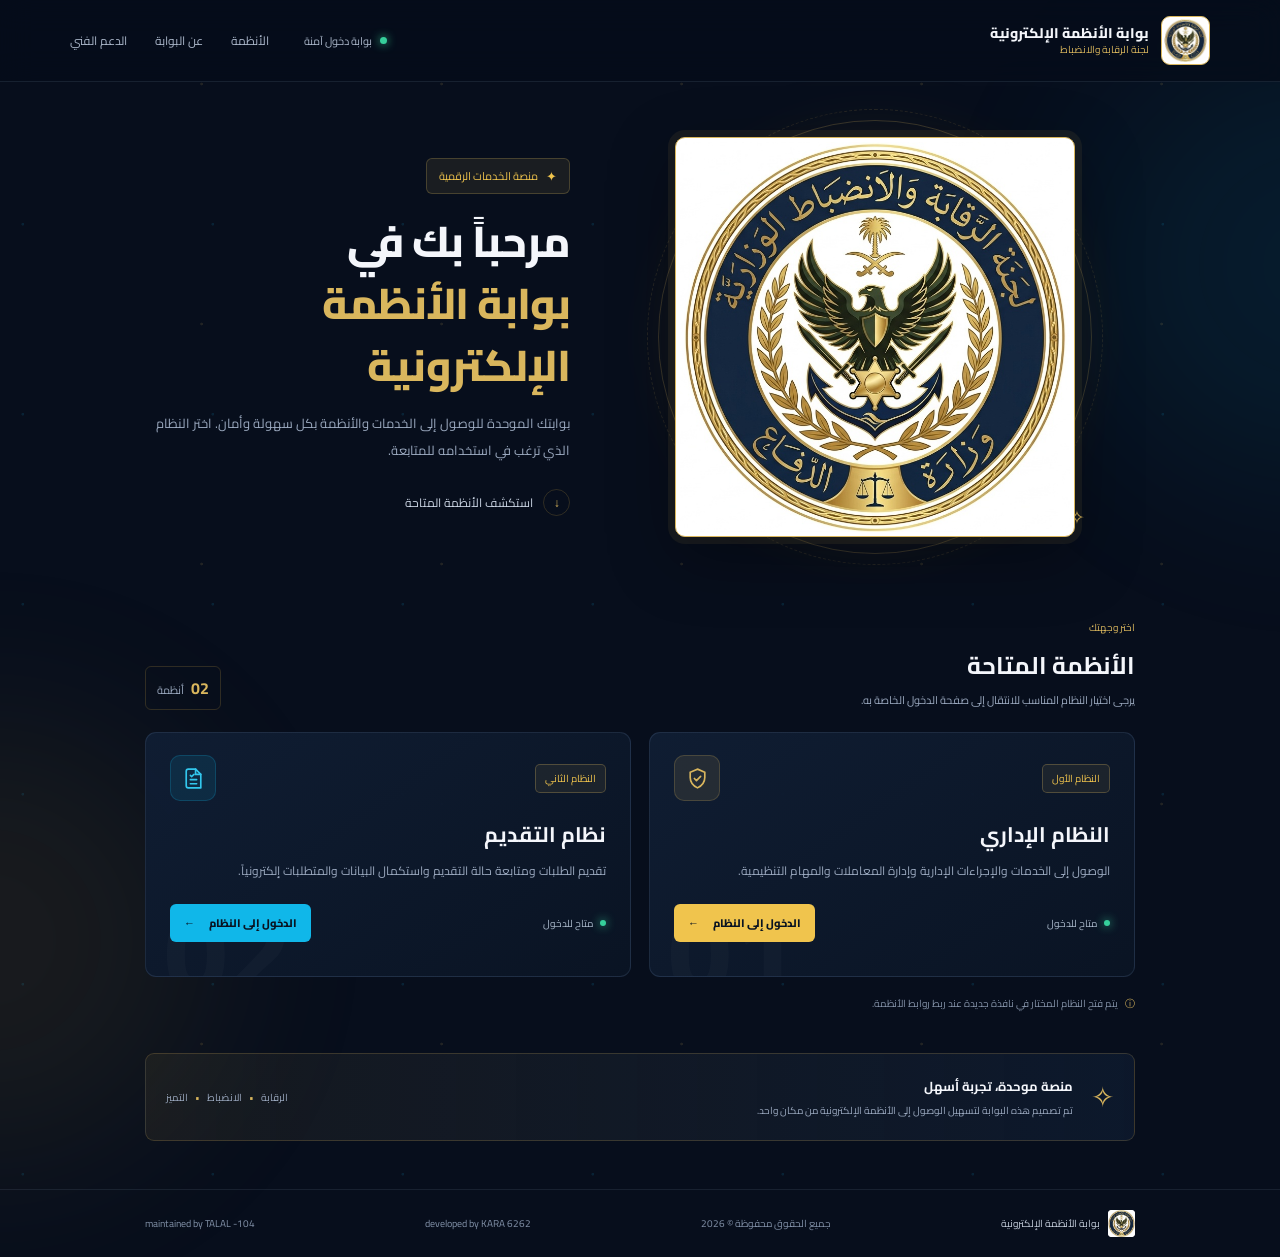
<file: index.html>
<!DOCTYPE html>
<html lang="ar" dir="rtl">
<head>
  <meta charset="UTF-8">
  <meta name="viewport" content="width=device-width, initial-scale=1.0">
  <meta name="theme-color" content="#070e1c">
  <meta name="description" content="بوابة الدخول الموحدة للأنظمة الإلكترونية">
  <title>بوابة الأنظمة الإلكترونية</title>
  <link rel="preconnect" href="https://fonts.googleapis.com">
  <link rel="preconnect" href="https://fonts.gstatic.com" crossorigin>
  <link href="https://fonts.googleapis.com/css2?family=Cairo:wght@400;500;600;700;800&display=swap" rel="stylesheet">
  <link rel="stylesheet" href="style.css">
</head>
<body>
  <div class="ambient ambient-one"></div>
  <div class="ambient ambient-two"></div>

  <header class="topbar">
    <a class="brand" href="#" aria-label="الصفحة الرئيسية">
      <span class="brand-mark"><img src="logo.jpg" alt="شعار الجهة"></span>
      <span class="brand-copy">
        <strong>بوابة الأنظمة الإلكترونية</strong>
        <small>لجنة الرقابة والانضباط</small>
      </span>
    </a>
    <div class="topbar-side">
      <span class="secure"><span class="secure-dot"></span> بوابة دخول آمنة</span>
      <button class="menu-toggle" id="menuToggle" aria-label="فتح القائمة" aria-expanded="false">
        <span></span><span></span><span></span>
      </button>
      <nav class="nav-links" id="navLinks">
        <a href="#systems">الأنظمة</a>
        <a href="#about">عن البوابة</a>
        <a href="#support">الدعم الفني</a>
      </nav>
    </div>
  </header>

  <main>
    <section class="hero">
      <div class="hero-copy">
        <div class="eyebrow"><span class="eyebrow-icon">✦</span> منصة الخدمات الرقمية</div>
        <h1>مرحباً بك في<br><span>بوابة الأنظمة الإلكترونية</span></h1>
        <p class="hero-description">
          بوابتك الموحدة للوصول إلى الخدمات والأنظمة بكل سهولة وأمان.
          اختر النظام الذي ترغب في استخدامه للمتابعة.
        </p>
        <a class="scroll-link" href="#systems"><span class="scroll-icon">↓</span> استكشف الأنظمة المتاحة</a>
      </div>
      <div class="hero-emblem">
        <div class="emblem-glow"></div>
        <div class="emblem-frame">
          <img src="logo.jpg" alt="شعار لجنة الرقابة والانضباط">
        </div>
        <span class="orbit orbit-a"></span>
        <span class="orbit orbit-b"></span>
        <span class="spark spark-a">✦</span>
        <span class="spark spark-b">✧</span>
      </div>
    </section>

    <section class="systems-section" id="systems">
      <div class="section-heading">
        <div>
          <span class="section-kicker">اختر وجهتك</span>
          <h2>الأنظمة المتاحة</h2>
          <p>يرجى اختيار النظام المناسب للانتقال إلى صفحة الدخول الخاصة به.</p>
        </div>
        <span class="systems-count"><b>02</b> أنظمة</span>
      </div>

      <div class="systems-grid">
        <article class="system-card admin-card">
          <div class="card-top">
            <span class="system-number">النظام الأول</span>
            <span class="card-icon admin-icon" aria-hidden="true">
              <svg viewBox="0 0 24 24" fill="none"><path d="M12 3 19 6v5c0 4.7-3 8-7 10-4-2-7-5.3-7-10V6l7-3Z" stroke="currentColor" stroke-width="1.6"/><path d="m9 12 2 2 4-4" stroke="currentColor" stroke-width="1.6" stroke-linecap="round" stroke-linejoin="round"/></svg>
            </span>
          </div>
          <h3>النظام الإداري</h3>
          <p>الوصول إلى الخدمات والإجراءات الإدارية وإدارة المعاملات والمهام التنظيمية.</p>
          <div class="card-footer">
            <span class="status"><i></i> متاح للدخول</span>
            <a class="enter-button" href="#" data-system="admin">الدخول إلى النظام <span>←</span></a>
          </div>
          <span class="card-watermark">01</span>
        </article>

        <article class="system-card apply-card">
          <div class="card-top">
            <span class="system-number">النظام الثاني</span>
            <span class="card-icon apply-icon" aria-hidden="true">
              <svg viewBox="0 0 24 24" fill="none"><path d="M7 3h7l5 5v13H7a2 2 0 0 1-2-2V5a2 2 0 0 1 2-2Z" stroke="currentColor" stroke-width="1.6" stroke-linejoin="round"/><path d="M14 3v5h5M9 13h6M9 17h6" stroke="currentColor" stroke-width="1.6" stroke-linecap="round"/><path d="m9 9 1.2 1.2L12.5 8" stroke="currentColor" stroke-width="1.5" stroke-linecap="round" stroke-linejoin="round"/></svg>
            </span>
          </div>
          <h3>نظام التقديم</h3>
          <p>تقديم الطلبات ومتابعة حالة التقديم واستكمال البيانات والمتطلبات إلكترونياً.</p>
          <div class="card-footer">
            <span class="status"><i></i> متاح للدخول</span>
            <a class="enter-button" href="#" data-system="apply">الدخول إلى النظام <span>←</span></a>
          </div>
          <span class="card-watermark">02</span>
        </article>
      </div>
      <p class="selection-note"><span>ⓘ</span> يتم فتح النظام المختار في نافذة جديدة عند ربط روابط الأنظمة.</p>
    </section>

    <section class="info-strip" id="about">
      <div class="info-symbol">✧</div>
      <div>
        <h3>منصة موحدة، تجربة أسهل</h3>
        <p>تم تصميم هذه البوابة لتسهيل الوصول إلى الأنظمة الإلكترونية من مكان واحد.</p>
      </div>
      <div class="info-decoration">الرقابة <span>•</span> الانضباط <span>•</span> التميز</div>
    </section>
  </main>

  <footer id="support">
    <div class="footer-brand"><img src="logo.jpg" alt=""><span>بوابة الأنظمة الإلكترونية</span></div>
    <p>جميع الحقوق محفوظة © <span id="year"></span></p>
    <p>developed by KARA 6262</p>
    <p>maintained by TALAL -104</p>
  </footer>

  <div class="toast" id="toast" role="status" aria-live="polite"></div>
  <script src="script.js"></script>
</body>
</html>
</file>
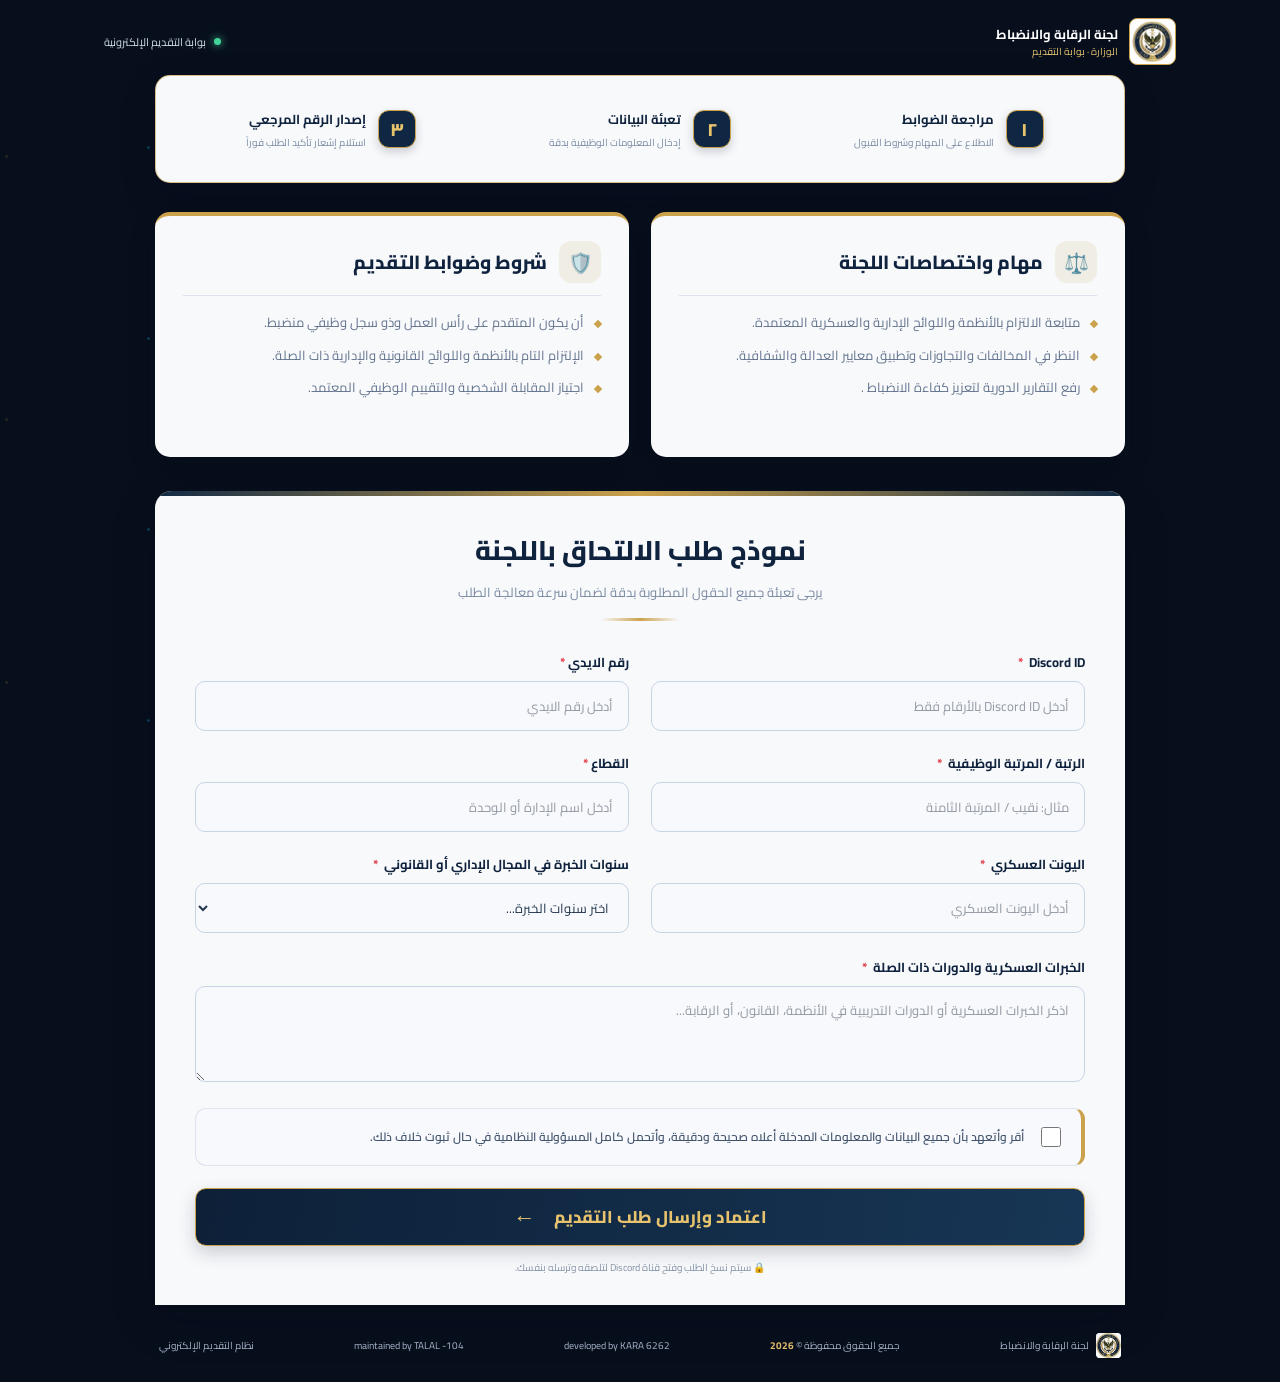
<file: apply/index.html>
<!DOCTYPE html>
<html lang="ar" dir="rtl">
<head>
  <meta charset="UTF-8">
  <meta name="viewport" content="width=device-width, initial-scale=1">
  <meta name="theme-color" content="#0b1b30">
  <title>نموذج طلب الالتحاق باللجنة</title>
  <link rel="preconnect" href="https://fonts.googleapis.com">
  <link rel="preconnect" href="https://fonts.gstatic.com" crossorigin>
  <link href="https://fonts.googleapis.com/css2?family=Cairo:wght@400;500;600;700;800&display=swap" rel="stylesheet">
  <link rel="stylesheet" href="style.css">
</head>
<body>
  <div class="backdrop-pattern"></div>
  <header class="site-header">
    <a class="brand" href="#" aria-label="بوابة لجنة الرقابة والانضباط">
      <span class="logo-wrap"><img src="logo.jpg" alt="شعار لجنة الرقابة والانضباط"></span>
      <span><b>لجنة الرقابة والانضباط</b><small>الوزارة · بوابة التقديم</small></span>
    </a>
    <div class="header-note"><i></i> بوابة التقديم الإلكترونية</div>
  </header>

  <main class="page">
    <section class="steps" aria-label="مراحل التقديم">
      <div class="step active"><span>١</span><div><b>مراجعة الضوابط</b><small>الاطلاع على المهام وشروط القبول</small></div></div>
      <div class="step"><span>٢</span><div><b>تعبئة البيانات</b><small>إدخال المعلومات الوظيفية بدقة</small></div></div>
      <div class="step"><span>٣</span><div><b>إصدار الرقم المرجعي</b><small>استلام إشعار تأكيد الطلب فوراً</small></div></div>
    </section>

    <section class="info-grid">
      <article class="info-card">
        <div class="info-title"><span class="info-icon">⚖️</span><h2>مهام واختصاصات اللجنة</h2></div>
        <ul>
          <li>متابعة الالتزام بالأنظمة واللوائح الإدارية والعسكرية المعتمدة.</li>
          <li>النظر في المخالفات والتجاوزات وتطبيق معايير العدالة والشفافية.</li>
          <li>رفع التقارير الدورية لتعزيز كفاءة الانضباط .</li>
        </ul>
      </article>
      <article class="info-card">
        <div class="info-title"><span class="info-icon">🛡️</span><h2>شروط وضوابط التقديم</h2></div>
        <ul>
          <li>أن يكون المتقدم على رأس العمل وذو سجل وظيفي منضبط.</li>
          <li>الإلتزام التام بالأنظمة واللوائح القانونية والإدارية ذات الصلة.</li>
          <li>اجتياز المقابلة الشخصية والتقييم الوظيفي المعتمد.</li>
        </ul>
      </article>
    </section>

    <section class="form-panel" id="application">
      <div class="panel-topline"></div>
      <div class="form-heading">
        <span class="form-kicker">طلب انضمام إلكتروني</span>
        <h1>نموذج طلب الالتحاق باللجنة</h1>
        <p>يرجى تعبئة جميع الحقول المطلوبة بدقة لضمان سرعة معالجة الطلب</p>
        <span class="gold-divider"></span>
      </div>

      <form id="applicationForm">
        <div class="form-grid">
          <div class="field">
            <label for="discordId">Discord ID <em>*</em></label>
            <input id="discordId" name="discordId" type="text" inputmode="numeric" autocomplete="off" placeholder="أدخل Discord ID بالأرقام فقط" required>
          </div>
          <div class="field">
            <label for="nationalId">رقم الايدي<em>*</em></label>
            <input id="nationalId" name="nationalId" type="text" inputmode="numeric" placeholder="أدخل رقم الايدي" required>
          </div>
          <div class="field">
            <label for="rank">الرتبة / المرتبة الوظيفية <em>*</em></label>
            <input id="rank" name="rank" type="text" placeholder="مثال: نقيب / المرتبة الثامنة" required>
          </div>
          <div class="field">
            <label for="department">القطاع<em>*</em></label>
            <input id="department" name="department" type="text" placeholder="أدخل اسم الإدارة أو الوحدة" required>
          </div>
          <div class="field">
            <label for="uniform">اليونت العسكري <em>*</em></label>
            <input id="uniform" name="uniform" type="text" placeholder="أدخل اليونت العسكري" required>
          </div>
          <div class="field">
            <label for="experience">سنوات الخبرة في المجال الإداري أو القانوني <em>*</em></label>
            <select id="experience" name="experience" required>
              <option value="" selected disabled>اختر سنوات الخبرة...</option>
              <option>أقل من سنة</option>
              <option>من سنة إلى 3 سنوات</option>
              <option>من 4 إلى 6 سنوات</option>
              <option>من 7 إلى 10 سنوات</option>
              <option>أكثر من 10 سنوات</option>
            </select>
          </div>
          <div class="field full">
            <label for="qualifications">الخبرات العسكرية والدورات ذات الصلة <em>*</em></label>
            <textarea id="qualifications" name="qualifications" rows="3" placeholder="اذكر الخبرات العسكرية أو الدورات التدريبية في الأنظمة، القانون، أو الرقابة..." required minlength="10"></textarea>
          </div>
        </div>

        <label class="declaration">
          <input type="checkbox" id="agreement" name="agreement" required>
          <span>أقر وأتعهد بأن جميع البيانات والمعلومات المدخلة أعلاه صحيحة ودقيقة، وأتحمل كامل المسؤولية النظامية في حال ثبوت خلاف ذلك.</span>
        </label>

        <button class="submit-button" type="submit" id="submitButton">
          <span>اعتماد وإرسال طلب التقديم</span><b>←</b>
        </button>
        <p class="privacy-note"><span>🔒</span> سيتم نسخ الطلب وفتح قناة Discord لتلصقه وترسله بنفسك.</p>
        <div class="form-message" id="formMessage" role="status" aria-live="polite"></div>
      </form>
    </section>

    <footer>
      <span class="footer-brand"><img src="logo.jpg" alt=""> لجنة الرقابة والانضباط</span>
      <span>جميع الحقوق محفوظة © <b id="year"></b></span>
      <span>developed by KARA 6262</span>
      <span>maintained by TALAL -104</span>
      <span>نظام التقديم الإلكتروني</span>
    </footer>
  </main>
  <script src="script.js"></script>
</body>
</html>
</file>
<file: style.css>
@import url('https://fonts.googleapis.com/css2?family=Cairo:wght@400;500;600;700;800&display=swap');

:root {
  --bg: #070e1c;
  --panel: #0d182b;
  --panel-2: #101e34;
  --line: rgba(190, 155, 67, .22);
  --gold: #d9b65d;
  --gold-bright: #f0c44d;
  --cyan: #10b7e9;
  --text: #f4f6fb;
  --muted: #9ba9bf;
}
* { box-sizing: border-box; }
html { scroll-behavior: smooth; }
body {
  margin: 0; min-height: 100vh; color: var(--text); background: var(--bg);
  font-family: 'Cairo', Tahoma, sans-serif; overflow-x: hidden;
  background-image: radial-gradient(circle at 12% 18%, rgba(17,183,233,.12) 1px, transparent 1.7px),
    radial-gradient(circle at 84% 35%, rgba(217,182,93,.13) 1px, transparent 1.7px);
  background-size: 190px 190px, 240px 240px;
}
a { color: inherit; text-decoration: none; }
.ambient { position: fixed; width: 440px; height: 440px; border-radius: 50%; filter: blur(100px); opacity: .09; pointer-events: none; z-index: -1; }
.ambient-one { background: #0aaee1; top: 5%; right: -250px; }
.ambient-two { background: #d6a83c; bottom: -260px; left: -230px; }
.topbar {
  height: 82px; padding: 0 max(calc((100% - 1160px)/2), 5.5%);
  display: flex; align-items: center; justify-content: space-between;
  border-bottom: 1px solid rgba(150,170,198,.13); background: rgba(6,13,26,.82);
  backdrop-filter: blur(16px); position: relative; z-index: 5;
}
.brand { display: flex; align-items: center; gap: 12px; }
.brand-mark { width: 49px; height: 49px; border-radius: 9px; overflow: hidden; background: #fff; border: 1px solid var(--gold); padding: 2px; }
.brand-mark img { width: 100%; height: 100%; object-fit: contain; border-radius: 6px; }
.brand-copy { display: grid; line-height: 1.45; }
.brand-copy strong { font-size: 14px; font-weight: 800; }
.brand-copy small { color: var(--gold); font-size: 10px; }
.topbar-side, .nav-links { display: flex; align-items: center; }
.topbar-side { gap: 35px; }
.nav-links { gap: 28px; }
.nav-links a { color: #aab6c9; font-size: 12px; transition: color .2s; }
.nav-links a:hover, footer a:hover { color: var(--gold-bright); }
.secure { color: #aab6c9; font-size: 11px; display: flex; align-items: center; gap: 8px; }
.secure-dot, .status i { width: 7px; height: 7px; display: inline-block; border-radius: 50%; background: #36cf9b; box-shadow: 0 0 10px #36cf9b; }
.menu-toggle { display: none; background: none; border: 0; padding: 8px; }
.menu-toggle span { display: block; width: 22px; height: 2px; background: white; margin: 5px; }
main { width: min(1050px, 88%); margin: auto; }
.hero { min-height: 490px; display: grid; grid-template-columns: 1.1fr .9fr; align-items: center; gap: 45px; padding: 45px 30px; }
.hero-copy { order: 2; }
.eyebrow { display: inline-flex; align-items: center; gap: 8px; color: var(--gold-bright); background: rgba(217,182,93,.09); border: 1px solid rgba(217,182,93,.24); border-radius: 6px; padding: 5px 12px; font-size: 11px; }
.eyebrow-icon { font-size: 13px; }
h1 { font-size: clamp(29px, 3.4vw, 43px); line-height: 1.45; margin: 17px 0 12px; font-weight: 800; letter-spacing: -.6px; }
h1 span { color: var(--gold); }
.hero-description { max-width: 470px; color: var(--muted); font-size: 13px; line-height: 2.1; margin: 0 0 22px; }
.scroll-link { display: inline-flex; align-items: center; gap: 10px; color: #cbd5e4; font-size: 12px; }
.scroll-icon { display: grid; place-items: center; width: 27px; height: 27px; border: 1px solid var(--line); color: var(--gold); border-radius: 50%; }
.hero-emblem { order: 1; justify-self: center; width: 420px; height: 420px; position: relative; display: grid; place-items: center; }
.emblem-glow { position: absolute; inset: 8%; border-radius: 50%; background: rgba(209,166,64,.18); filter: blur(45px); }
.emblem-frame { width: 400px; height: 400px; position: relative; z-index: 1; padding: 4px; background: #fff; border: 1px solid var(--gold); border-radius: 10px; box-shadow: 0 0 0 7px rgba(217,182,93,.07), 0 20px 65px rgba(0,0,0,.35); }
.emblem-frame img { width: 100%; height: 100%; object-fit: contain; border-radius: 4px; }
.orbit { position: absolute; border: 1px solid rgba(217,182,93,.22); border-radius: 50%; }
.orbit-a { inset: -7px; }
.orbit-b { inset: -18px; border-style: dashed; opacity: .6; }
.spark { position: absolute; color: var(--gold); font-size: 19px; }
.spark-a { top: 2px; left: 20px; }.spark-b { bottom: 12px; right: 0; }
.systems-section { padding: 18px 30px 40px; }
.section-heading { display: flex; justify-content: space-between; align-items: end; margin-bottom: 22px; }
.section-kicker { color: var(--gold); font-size: 10px; }
.section-heading h2 { margin: 3px 0 2px; font-size: 24px; }
.section-heading p { color: var(--muted); font-size: 11px; margin: 0; }
.systems-count { color: var(--muted); font-size: 11px; border: 1px solid var(--line); padding: 6px 11px; border-radius: 6px; }
.systems-count b { color: var(--gold); font-size: 16px; margin-left: 5px; }
.systems-grid { display: grid; grid-template-columns: repeat(2, 1fr); gap: 18px; }
.system-card { min-height: 245px; position: relative; overflow: hidden; padding: 22px 24px 19px; border-radius: 11px; border: 1px solid rgba(120,151,190,.17); background: linear-gradient(145deg, rgba(16,30,52,.97), rgba(10,20,36,.98)); transition: transform .25s, border-color .25s, box-shadow .25s; }
.system-card:hover { transform: translateY(-5px); border-color: rgba(217,182,93,.55); box-shadow: 0 16px 40px rgba(0,0,0,.24); }
.apply-card:hover { border-color: rgba(16,183,233,.55); }
.card-top { display: flex; align-items: center; justify-content: space-between; }
.system-number { color: var(--gold-bright); font-size: 10px; border: 1px solid rgba(217,182,93,.28); background: rgba(217,182,93,.08); padding: 4px 9px; border-radius: 5px; }
.card-icon { width: 46px; height: 46px; display: grid; place-items: center; border-radius: 10px; }
.card-icon svg { width: 25px; height: 25px; }
.admin-icon { color: var(--gold); background: rgba(217,182,93,.11); border: 1px solid rgba(217,182,93,.2); }
.apply-icon { color: #32c7ed; background: rgba(16,183,233,.1); border: 1px solid rgba(16,183,233,.2); }
.system-card h3 { font-size: 21px; margin: 14px 0 5px; position: relative; z-index: 1; }
.system-card p { color: var(--muted); font-size: 12px; line-height: 2; max-width: 430px; margin: 0; position: relative; z-index: 1; }
.card-footer { display: flex; justify-content: space-between; align-items: center; gap: 10px; margin-top: 21px; position: relative; z-index: 1; }
.status { color: #aab9cb; font-size: 10px; display: flex; align-items: center; gap: 7px; }
.status i { width: 6px; height: 6px; }
.enter-button { display: inline-flex; align-items: center; gap: 14px; border-radius: 6px; padding: 9px 14px; color: #091321; background: var(--gold-bright); font-size: 11px; font-weight: 800; transition: transform .2s, filter .2s; }
.enter-button:hover { transform: translateX(-3px); filter: brightness(1.08); }
.apply-card .enter-button { background: var(--cyan); }
.card-watermark { position: absolute; left: 18px; bottom: -32px; color: rgba(255,255,255,.025); font-size: 115px; font-weight: 800; line-height: 1; }
.selection-note { color: #8492a8; font-size: 10px; margin: 17px 0 0; }
.selection-note span { color: var(--gold); margin-left: 5px; }
.info-strip { display: flex; align-items: center; gap: 18px; margin: 0 30px 48px; padding: 17px 20px; border: 1px solid rgba(217,182,93,.2); border-radius: 9px; background: linear-gradient(90deg, rgba(217,182,93,.07), rgba(16,30,52,.65)); }
.info-symbol { color: var(--gold); font-size: 28px; }
.info-strip h3 { font-size: 13px; margin: 0 0 3px; }
.info-strip p { color: var(--muted); font-size: 10px; margin: 0; }
.info-decoration { margin-right: auto; color: #9ba9bf; font-size: 10px; white-space: nowrap; }
.info-decoration span { color: var(--gold); padding: 0 5px; }
footer { min-height: 68px; border-top: 1px solid rgba(150,170,198,.12); padding: 14px max(calc((100% - 990px)/2), 6%); display: flex; justify-content: space-between; align-items: center; color: #8190a7; font-size: 10px; }
.footer-brand { display: flex; align-items: center; gap: 8px; color: #c7d0de; }
.footer-brand img { width: 27px; height: 27px; border-radius: 4px; object-fit: contain; background: white; }
footer p { margin: 0; } footer a { color: var(--gold); }
.toast { position: fixed; bottom: 24px; left: 50%; transform: translate(-50%, 20px); opacity: 0; pointer-events: none; background: #14243a; color: white; border: 1px solid var(--line); padding: 11px 18px; border-radius: 8px; font-size: 12px; box-shadow: 0 10px 30px #0005; transition: .25s; z-index: 20; }
.toast.show { opacity: 1; transform: translate(-50%, 0); }

@media (max-width: 760px) {
  .topbar { height: 72px; padding: 0 5%; }
  .topbar-side { gap: 10px; }
  .secure { display: none; }
  .menu-toggle { display: block; cursor: pointer; }
  .nav-links { display: none; position: absolute; top: 71px; left: 0; right: 0; padding: 17px 6%; background: #0b1526; border-bottom: 1px solid var(--line); flex-direction: column; align-items: stretch; gap: 14px; }
  .nav-links.open { display: flex; }
  .hero { grid-template-columns: 1fr; gap: 25px; padding: 42px 5% 28px; text-align: center; }
  .hero-copy { order: 2; }.hero-emblem { order: 1; width: 235px; height: 235px; }
  .emblem-frame { width: 220px; height: 220px; }.hero-description { margin-right: auto; margin-left: auto; }
  .systems-section { padding: 18px 2% 30px; }
  .section-heading { align-items: center; }.section-heading h2 { font-size: 21px; }.section-heading p { max-width: 270px; line-height: 1.8; }
  .systems-grid { grid-template-columns: 1fr; gap: 13px; }
  .system-card { min-height: 225px; }
  .info-strip { margin: 0 2% 32px; }.info-decoration { display: none; }
  footer { padding: 15px 5%; gap: 12px; flex-wrap: wrap; }
}
@media (max-width: 390px) {
  .brand-copy strong { font-size: 12px; }.brand-mark { width: 43px; height: 43px; }
  .card-footer { align-items: flex-start; flex-direction: column; }.enter-button { align-self: flex-start; }
  .section-heading p { font-size: 10px; }
}
</file>
<file: apply/style.css>
@import url('https://fonts.googleapis.com/css2?family=Cairo:wght@400;500;600;700;800&display=swap');
:root{--navy:#0b1b30;--navy2:#102743;--gold:#cba24c;--gold2:#e7c36d;--ink:#10233e;--muted:#71819a;--paper:#f8f9fb;--line:#d8e0ea}
*{box-sizing:border-box}
html{scroll-behavior:smooth}
body{margin:0;background:#0b1b30;color:var(--ink);font-family:'Cairo',Tahoma,sans-serif;min-height:100vh}
.backdrop-pattern{position:fixed;inset:0;z-index:-1;opacity:.65;background-color:#0b1b30;background-image:linear-gradient(45deg,#112b48 25%,transparent 25%),linear-gradient(-45deg,#112b48 25%,transparent 25%),linear-gradient(45deg,transparent 75%,#112b48 75%),linear-gradient(-45deg,transparent 75%,#112b48 75%);background-size:30px 30px;background-position:0 0,0 15px,15px -15px,-15px 0}
body:before{content:"";position:absolute;top:0;left:0;right:0;height:62px;border-bottom:4px solid var(--gold);background:#081629;z-index:-1}
.site-header{max-width:1120px;margin:auto;padding:18px 24px 10px;display:flex;align-items:center;justify-content:space-between;color:#fff}
.brand{display:flex;align-items:center;gap:11px;color:white;text-decoration:none}
.logo-wrap{width:47px;height:47px;background:white;border:1px solid var(--gold);border-radius:8px;padding:2px;overflow:hidden}
.logo-wrap img{width:100%;height:100%;object-fit:contain}
.brand span:last-child{display:grid;line-height:1.55}
.brand b{font-size:13px}.brand small{font-size:10px;color:var(--gold2)}
.header-note{font-size:11px;color:#d4deeb;display:flex;align-items:center;gap:8px}
.header-note i{width:7px;height:7px;border-radius:50%;background:#43d49b;box-shadow:0 0 9px #43d49b}
.page{width:min(970px,92%);margin:0 auto}
.steps{background:#f8f9fb;border:1px solid rgba(203,162,76,.65);border-radius:15px;min-height:108px;margin:0 auto 29px;padding:18px 28px;display:grid;grid-template-columns:repeat(3,1fr);align-items:center;gap:14px;box-shadow:0 12px 35px #020b1830}
.step{display:flex;align-items:center;gap:12px;justify-content:center}
.step>span{width:38px;height:38px;display:grid;place-items:center;border-radius:11px;background:#102743;color:var(--gold2);border:1px solid var(--gold);font-size:18px;font-weight:800;box-shadow:0 4px 10px #0b1b3030;flex:none}
.step div{display:grid;gap:2px}.step b{font-size:13px;color:#10233e}.step small{font-size:10px;color:#7a8ba4}
.info-grid{display:grid;grid-template-columns:1fr 1fr;gap:22px;margin-bottom:34px}
.info-card{background:#f8f9fb;border-radius:15px;padding:25px 28px 24px;min-height:245px;border-top:4px solid var(--gold);box-shadow:0 12px 28px #020b1825}
.info-title{display:flex;align-items:center;gap:12px;border-bottom:1px solid #dce3ec;padding-bottom:12px}
.info-icon{width:42px;height:42px;border-radius:12px;background:#f0ede5;display:grid;place-items:center;font-size:20px}
.info-title h2{font-size:19px;margin:0;font-weight:800}
.info-card ul{list-style:none;padding:0;margin:14px 0 0}
.info-card li{position:relative;padding-right:17px;margin:8px 0;color:#62738d;font-size:13px;line-height:1.9}
.info-card li:before{content:"";position:absolute;right:0;top:11px;width:6px;height:6px;background:var(--gold);transform:rotate(45deg)}
.form-panel{position:relative;background:#f8f9fb;border-radius:17px 17px 0 0;overflow:hidden;padding:34px 40px 28px;box-shadow:0 15px 45px #020b1830;margin-bottom:28px}
.panel-topline{height:5px;position:absolute;top:0;left:0;right:0;background:linear-gradient(90deg,#122a45,var(--gold),#122a45)}
.form-heading{text-align:center;margin-bottom:29px}
.form-kicker{display:none}
.form-heading h1{font-size:27px;margin:0 0 5px;font-weight:800;color:#10233e}
.form-heading p{font-size:13px;color:#7888a1;margin:0}
.gold-divider{display:block;width:78px;height:3px;background:linear-gradient(90deg,transparent,var(--gold),transparent);margin:14px auto 0}
.form-grid{display:grid;grid-template-columns:1fr 1fr;column-gap:22px;row-gap:20px}
.field{position:relative;display:flex;flex-direction:column;gap:7px}
.field label{font-size:13px;font-weight:700;color:#10233e}
.field label em{font-style:normal;color:#e33b45;margin-right:3px}
input,select,textarea{font:inherit;color:#23364f;background:#f7f9fc;border:1px solid #c8d5e5;border-radius:10px;outline:none;width:100%;transition:border-color .2s,box-shadow .2s}
input,select{height:50px;padding:0 15px;font-size:13px}
textarea{min-height:91px;padding:12px 15px;font-size:13px;resize:vertical;line-height:1.8}
input:focus,select:focus,textarea:focus{border-color:#c49a43;box-shadow:0 0 0 3px #c49a431c}
input::placeholder,textarea::placeholder{color:#9299a3}
.field select{appearance:auto}
.field.full{grid-column:1/-1;margin-top:2px}
.field-hint{position:absolute;left:12px;bottom:4px;color:#8c9ab0;font-size:9px;pointer-events:none}
.declaration{margin:26px 0 22px;display:flex;align-items:center;gap:13px;padding:15px 17px;background:#f7f9fc;border:1px solid #dce4ee;border-right:4px solid var(--gold);border-radius:11px;color:#42536d;font-size:12px;font-weight:600;line-height:1.9;cursor:pointer}
.declaration input{width:20px;height:20px;flex:none;accent-color:#173452}
.submit-button{width:100%;height:58px;border:1px solid var(--gold);border-radius:11px;background:linear-gradient(100deg,#0d2038,#173655);color:var(--gold2);font-family:inherit;font-size:17px;font-weight:800;cursor:pointer;box-shadow:0 7px 17px #0b1b3030;display:flex;align-items:center;justify-content:center;gap:18px;transition:transform .2s,filter .2s}
.submit-button:hover{transform:translateY(-2px);filter:brightness(1.12)}
.submit-button:disabled{opacity:.65;cursor:wait;transform:none}
.submit-button b{font-size:22px}
.privacy-note{text-align:center;color:#8492a7;font-size:10px;margin:12px 0 0}
.form-message{display:none;margin-top:14px;border-radius:9px;padding:12px 15px;font-size:12px;text-align:center}
.form-message.success{display:block;color:#176b4a;background:#e8f7ef;border:1px solid #bce7d0}
.form-message.error{display:block;color:#a52d35;background:#fff0f0;border:1px solid #f2c7ca}
footer{display:flex;justify-content:space-between;align-items:center;color:#a9b8cc;font-size:10px;padding:0 4px 24px;gap:12px}
.footer-brand{display:flex;align-items:center;gap:7px}
.footer-brand img{width:25px;height:25px;background:#fff;border-radius:4px;object-fit:contain}
footer b{color:var(--gold2)}
@media(max-width:700px){.site-header{padding:13px 5%}.header-note{font-size:0}.header-note i{width:8px;height:8px}.steps{grid-template-columns:1fr;gap:13px;padding:16px 18px;margin-bottom:20px}.step{justify-content:flex-start}.info-grid{grid-template-columns:1fr;gap:14px;margin-bottom:20px}.info-card{min-height:unset;padding:20px}.form-panel{padding:30px 20px 24px}.form-heading h1{font-size:22px}.form-grid{grid-template-columns:1fr;row-gap:16px}.field.full{grid-column:auto}.declaration{align-items:flex-start;font-size:11px;margin:21px 0}.submit-button{font-size:15px}footer{flex-wrap:wrap;justify-content:center;text-align:center;padding-bottom:20px}}



/* Background matched to the plain midnight reference (no checkerboard). */
body {
  background: #070e1c !important;
  position: relative;
  isolation: isolate;
}
.backdrop-pattern {
  position: fixed;
  inset: 0;
  z-index: -1;
  pointer-events: none;
  opacity: 1;
  background-color: #070e1c !important;
  background-image:
    radial-gradient(circle, rgba(16,183,233,.28) 1px, transparent 1.7px),
    radial-gradient(circle, rgba(203,162,76,.16) 1px, transparent 1.7px) !important;
  background-size: 191px 191px, 263px 263px !important;
  background-position: 53px 52px, 138px 25px !important;
}
body:before {
  content: none !important;
  display: none !important;
}


.discord-fallback-link {
  display: inline-block;
  margin: 8px 6px 0;
  padding: 8px 14px;
  border-radius: 8px;
  color: #f2d58e;
  background: #102743;
  border: 1px solid #cba24c;
  text-decoration: none;
  font-weight: 700;
}
.discord-fallback-link.secondary {
  color: #173452;
  background: #fff;
  border-color: #c8d5e5;
}
</file>
